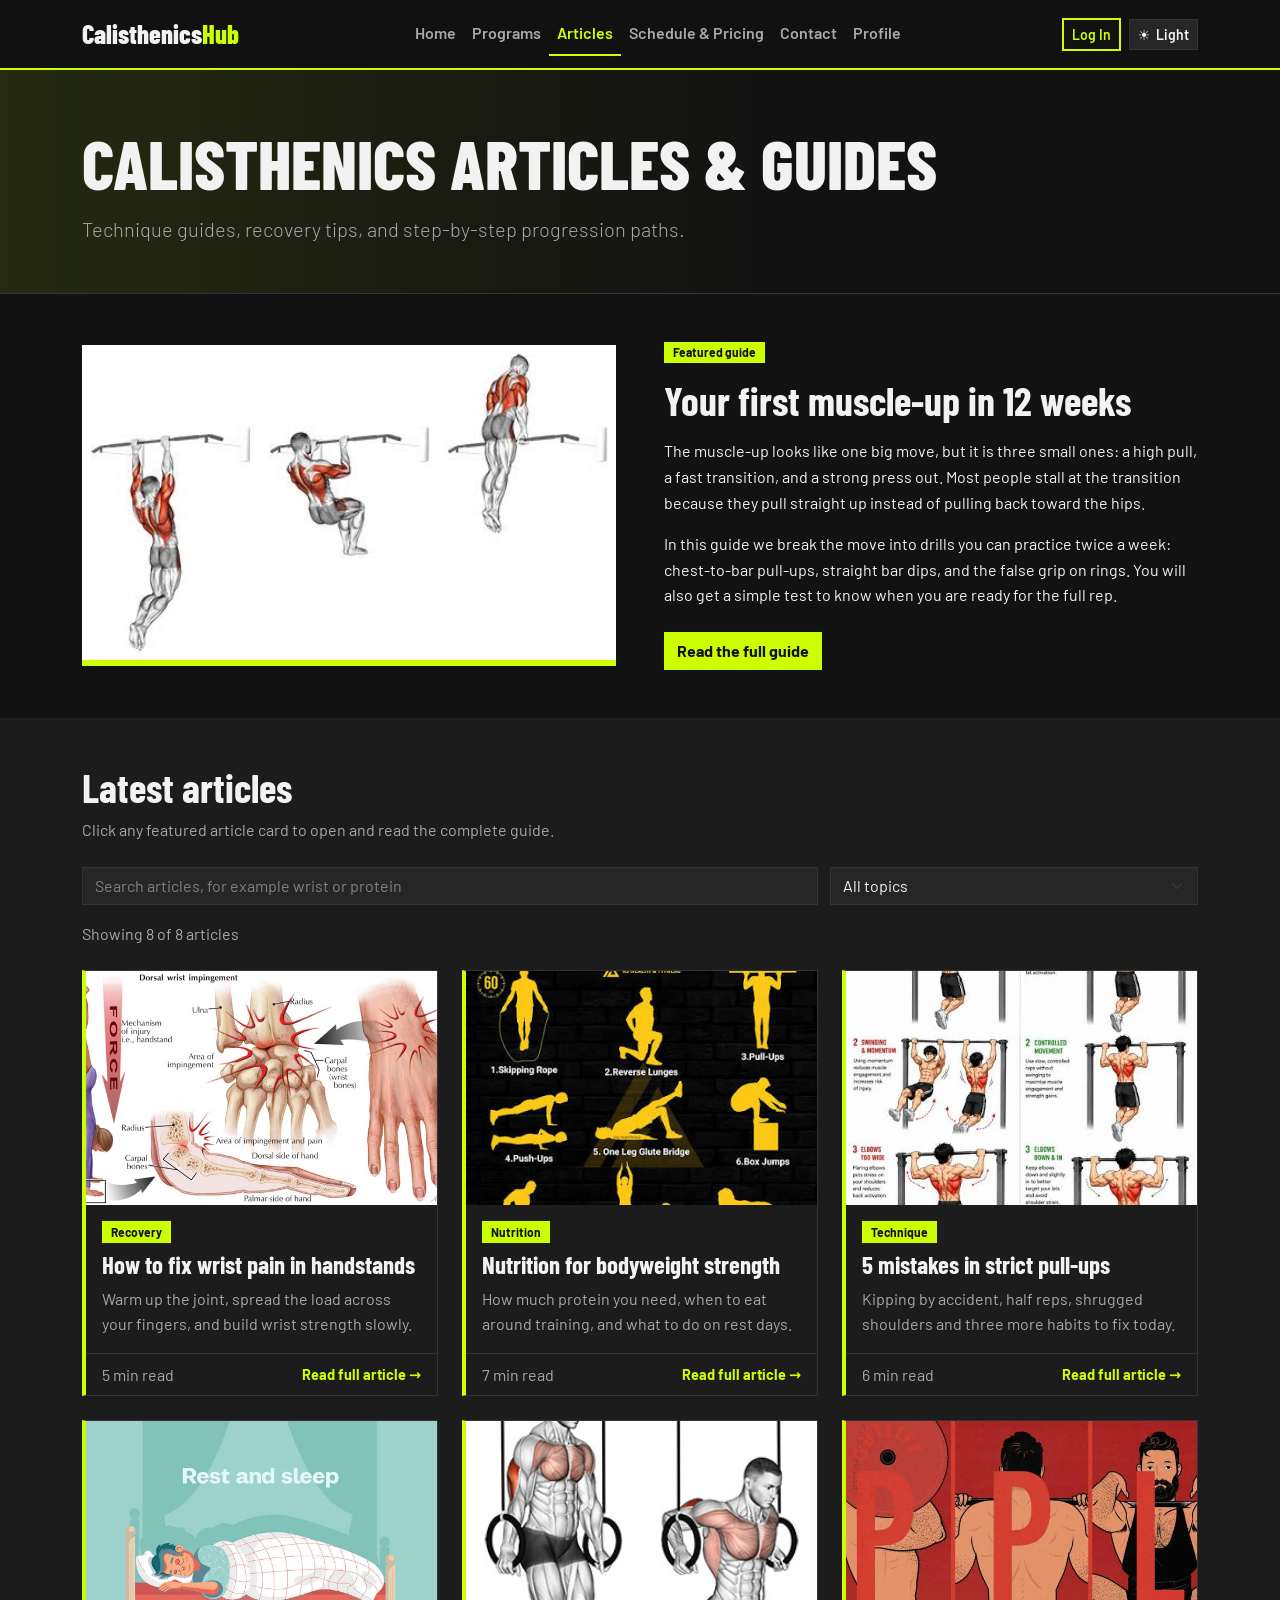
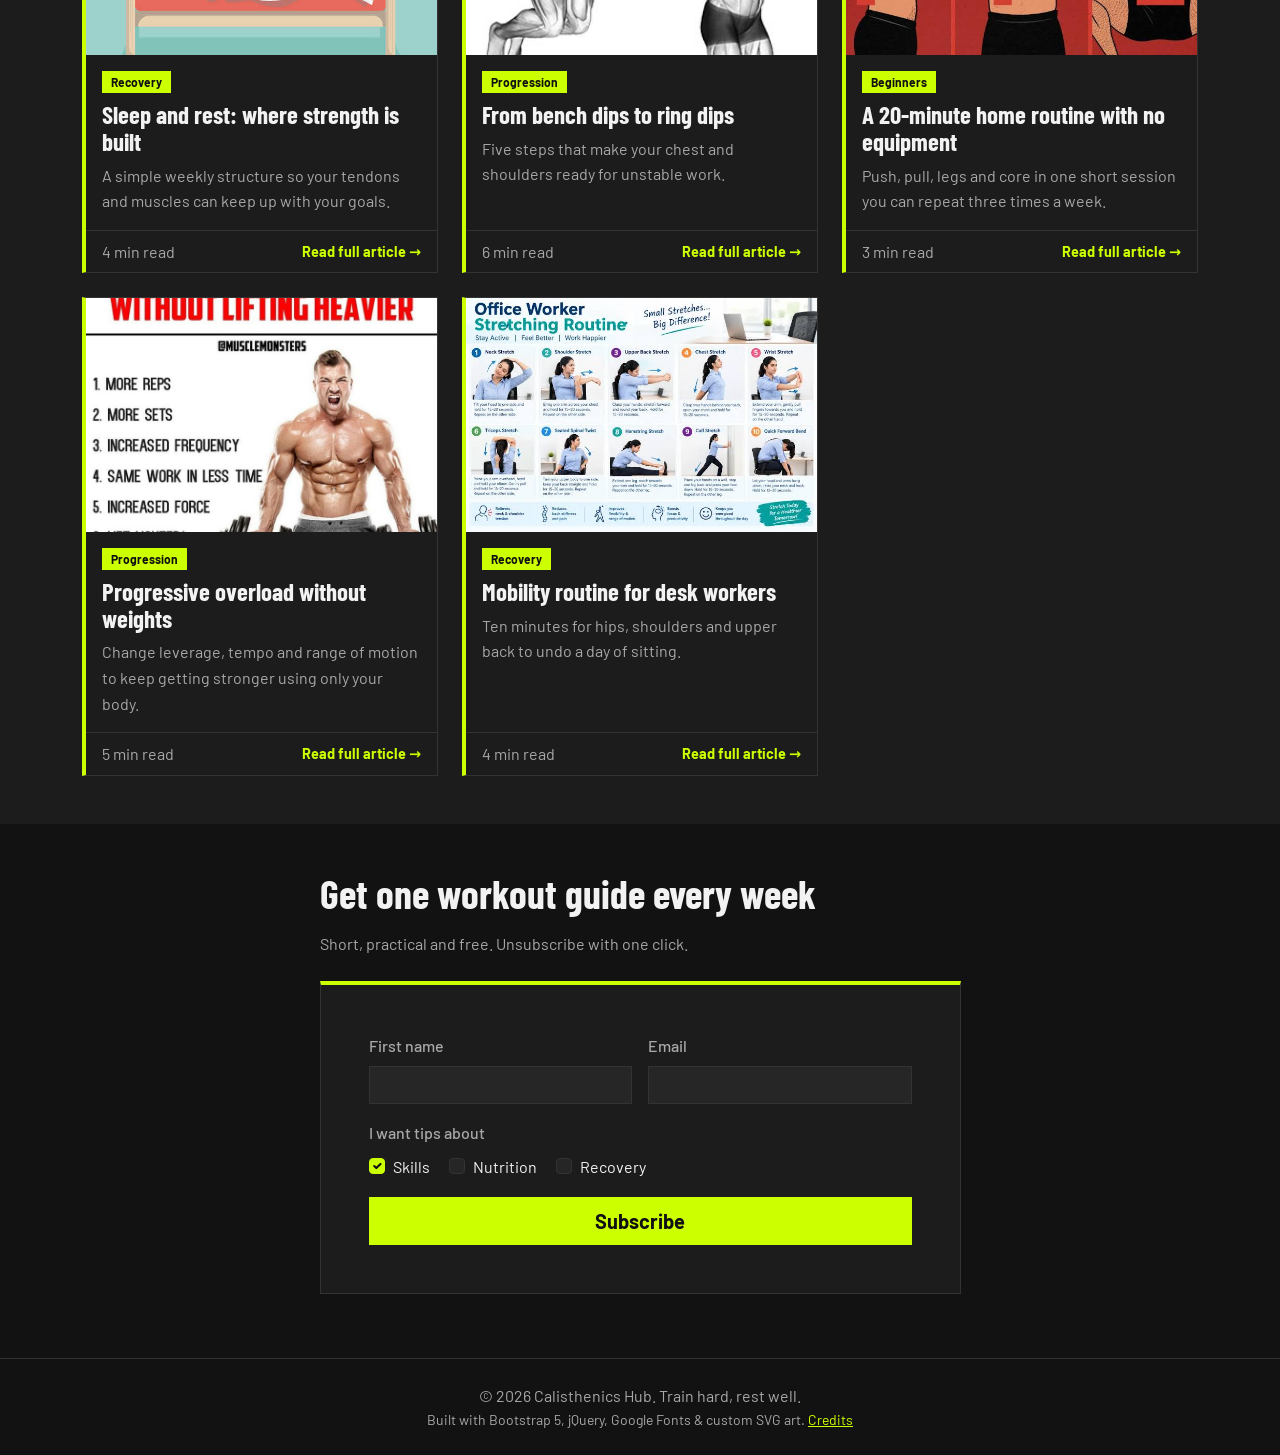
<file: blog.html>
<html>
<!DOCTYPE html>
<html lang="en" data-theme="dark">
<head>
  <meta charset="UTF-8">
  <meta name="viewport" content="width=device-width, initial-scale=1.0">
  <title>Articles | Calisthenics Hub</title>
  <link rel="icon" type="image/svg+xml" href="images/favicon.svg">

  <link rel="preconnect" href="https://fonts.googleapis.com">
  <link rel="preconnect" href="https://fonts.gstatic.com" crossorigin>
  <link href="https://fonts.googleapis.com/css2?family=Barlow+Condensed:wght@600;700;800&family=Barlow:wght@400;500;600&display=swap" rel="stylesheet">
  <link href="https://cdn.jsdelivr.net/npm/bootstrap@5.3.3/dist/css/bootstrap.min.css" rel="stylesheet">
  <link rel="stylesheet" href="css/style.css">
</head>
<body>

  <!-- SHARED NAVBAR -->
  <header>
    <nav class="navbar navbar-expand-lg sticky-top">
      <div class="container">
        <a class="navbar-brand" href="index.html">Calisthenics<span>Hub</span></a>
        <button class="navbar-toggler" type="button" data-bs-toggle="collapse"
                data-bs-target="#mainNav" aria-controls="mainNav"
                aria-expanded="false" aria-label="Toggle navigation">
          <span class="navbar-toggler-icon"></span>
        </button>

        <div class="collapse navbar-collapse" id="mainNav">
          <ul class="navbar-nav mx-auto text-center">
            <li class="nav-item"><a class="nav-link" href="index.html">Home</a></li>
            <li class="nav-item"><a class="nav-link" href="index.html#programs">Programs</a></li>
            <li class="nav-item"><a class="nav-link active" href="blog.html" aria-current="page">Articles</a></li>
            <li class="nav-item"><a class="nav-link" href="programs-table.html">Schedule &amp; Pricing</a></li>
            <li class="nav-item"><a class="nav-link" href="index.html#contact">Contact</a></li>
            <li class="nav-item"><a class="nav-link" href="profile.html">Profile</a></li>
          </ul>
          <div class="nav-controls d-flex align-items-center justify-content-center gap-2 mt-3 mt-lg-0">
            <div id="navAuthSlot" class="d-flex align-items-center gap-2"></div>
            <button type="button" class="btn btn-theme-toggle btn-sm" id="themeToggle" aria-label="Switch to light mode" aria-pressed="false">
              <span class="theme-icon" aria-hidden="true">&#9728;</span>
              <span class="theme-label">Light</span>
            </button>
          </div>
        </div>
      </div>
    </nav>
  </header>

  <main>

    <!-- COMPACT HERO -->
    <section class="page-hero">
      <div class="container">
        <h1>Calisthenics Articles &amp; Guides</h1>
        <p class="lead">Technique guides, recovery tips, and step-by-step progression paths.</p>
      </div>
    </section>

    <!-- SECTION 1: FEATURED ARTICLE -->
    <section id="featured" class="py-5">
      <div class="container">
        <article class="row align-items-center g-4 g-lg-5">
          <div class="col-12 col-lg-6">
            <img src="images/photo-2.jpg"
                 class="img-fluid about-img" alt="Athlete at the top of a bar during a muscle-up">
          </div>
          <div class="col-12 col-lg-6">
            <span class="badge badge-accent mb-3">Featured guide</span>
            <h2 class="section-title">Your first muscle-up in 12 weeks</h2>
            <p>
              The muscle-up looks like one big move, but it is three small ones: a high
              pull, a fast transition, and a strong press out. Most people stall at the
              transition because they pull straight up instead of pulling back toward the hips.
            </p>
            <p>
              In this guide we break the move into drills you can practice twice a week:
              chest-to-bar pull-ups, straight bar dips, and the false grip on rings. You
              will also get a simple test to know when you are ready for the full rep.
            </p>
            <button type="button" id="readFeaturedBtn" class="btn btn-accent mt-2">Read the full guide</button>
          </div>
        </article>
      </div>
    </section>

    <!-- SECTION 2: ARTICLE CARDS -->
    <section id="articles" class="py-5 band">
      <div class="container">
        <h2 class="section-title mb-2">Latest articles</h2>
        <p class="section-lead">Click any featured article card to open and read the complete guide.</p>

        <div class="article-tools">
          <div>
            <label for="articleSearch" class="visually-hidden">Search articles</label>
            <input type="search" id="articleSearch" class="form-control" placeholder="Search articles, for example wrist or protein">
          </div>
          <div>
            <label for="articleCategory" class="visually-hidden">Filter by topic</label>
            <select id="articleCategory" class="form-select"><option value="all">All topics</option></select>
          </div>
        </div>
        <p id="articleCount" class="section-lead" aria-live="polite"></p>
        <div class="row row-cols-1 row-cols-md-2 row-cols-lg-3 g-4" id="articleGrid"></div>
        <div id="articleEmpty" class="result-box mt-3" hidden><h3>No articles found</h3><p class="mb-0">Try another word or choose "All topics".</p></div>
      </div>
    </section>

    <!-- SECTION 3: NEWSLETTER FORM -->
    <section id="newsletter" class="py-5">
      <div class="container">
        <div class="row justify-content-center">
          <div class="col-12 col-md-10 col-lg-7">
            <h2 class="section-title">Get one workout guide every week</h2>
            <p class="section-lead">Short, practical and free. Unsubscribe with one click.</p>

            <form id="newsletterForm" class="contact-form p-4 p-md-5" action="#" method="post" novalidate>
              <div class="row g-3">
                <div class="col-12 col-md-6">
                  <label for="nlName" class="form-label">First name</label>
                  <input type="text" class="form-control" id="nlName" name="name" required>
                </div>
                <div class="col-12 col-md-6">
                  <label for="nlEmail" class="form-label">Email</label>
                  <input type="email" class="form-control" id="nlEmail" name="email" required>
                </div>
                <fieldset class="col-12">
                  <legend class="form-label fs-6">I want tips about</legend>
                  <div class="form-check form-check-inline">
                    <input class="form-check-input" type="checkbox" id="topicSkills" name="topics" value="skills" checked>
                    <label class="form-check-label" for="topicSkills">Skills</label>
                  </div>
                  <div class="form-check form-check-inline">
                    <input class="form-check-input" type="checkbox" id="topicNutrition" name="topics" value="nutrition">
                    <label class="form-check-label" for="topicNutrition">Nutrition</label>
                  </div>
                  <div class="form-check form-check-inline">
                    <input class="form-check-input" type="checkbox" id="topicRecovery" name="topics" value="recovery">
                    <label class="form-check-label" for="topicRecovery">Recovery</label>
                  </div>
                </fieldset>
                <div class="col-12">
                  <button type="submit" class="btn btn-accent btn-lg w-100">Subscribe</button>
                </div>
              </div>
            </form>
          </div>
        </div>
      </div>
    </section>

  </main>

  <!-- Full Article / Guide Modal -->
  <div class="modal fade" id="articleModal" tabindex="-1" aria-labelledby="articleModalTitle" aria-hidden="true">
    <div class="modal-dialog modal-lg modal-dialog-centered modal-dialog-scrollable">
      <div class="modal-content">
        <div class="modal-header">
          <div>
            <span class="badge badge-accent mb-2" id="articleModalBadge">Guide</span>
            <h2 class="modal-title" id="articleModalTitle">Article Title</h2>
          </div>
          <button type="button" class="btn-close" data-bs-dismiss="modal" aria-label="Close"></button>
        </div>
        <div class="modal-body" id="articleModalBody"></div>
        <div class="modal-footer border-top-0">
          <button type="button" class="btn btn-outline-accent" data-bs-dismiss="modal">Close</button>
        </div>
      </div>
    </div>
  </div>

  <!-- SHARED FOOTER -->
  <footer class="site-footer text-center py-4">
    <p class="mb-0">&copy; 2026 Calisthenics Hub. Train hard, rest well.</p>
    <p class="mb-0 small">Built with Bootstrap 5, jQuery, Google Fonts &amp; custom SVG art. <a href="index.html#credits">Credits</a></p>
  </footer>

  <script src="https://code.jquery.com/jquery-3.7.1.min.js"></script>
  <script src="https://cdn.jsdelivr.net/npm/bootstrap@5.3.3/dist/js/bootstrap.bundle.min.js"></script>
  <script src="js/script.js"></script>
</body>
</html>
</file>
<file: css/style.css>
/* ==========================================================
   Calisthenics Hub, css/style.css
   Loaded AFTER Bootstrap so these rules override it cleanly.
   Supports Dark (default) and Light modes via CSS variables.
   ========================================================== */

/* ---------- Design tokens (Dark Mode Default) ---------- */
:root {
  --bg: #121212;
  --surface: #1c1c1c;
  --surface-2: #262626;
  --text: #f2f2f2;
  --muted: #a8a8a8;
  --border: #333333;
  --accent: #ccff00;
  --accent-dark: #a8d400;
  --accent-btn-bg: #ccff00;
  --accent-btn-hover: #a8d400;
  --accent-btn-text: #111111;
  --nav-bg: rgba(18, 18, 18, 0.96);
  --hero-overlay-1: rgba(18, 18, 18, 0.95);
  --hero-overlay-2: rgba(18, 18, 18, 0.72);
  --card-bg-3d: linear-gradient(135deg, #1b1b1b 0%, #0d0d0d 55%, #232a0c 100%);
  --card-text-3d: #f2f2f2;
  --error: #ff6b6b;
  --font-display: "Barlow Condensed", "Arial Narrow", Impact, sans-serif;
  --font-body: "Barlow", system-ui, -apple-system, "Segoe UI", sans-serif;

  /* Override Bootstrap CSS variables */
  --bs-body-bg: var(--bg);
  --bs-body-color: var(--text);
  --bs-body-font-family: var(--font-body);
  --bs-border-color: var(--border);
  --bs-form-invalid-color: var(--error);
  --bs-form-invalid-border-color: var(--error);
}

/* ---------- Light Mode Tokens ---------- */
[data-theme="light"] {
  --bg: #f5f7f2;
  --surface: #ffffff;
  --surface-2: #eaefe3;
  --text: #181c14;
  --muted: #4f5847;
  --border: #cfd8c3;
  --accent: #3f6e00;          /* High-contrast sporty lime-green for text/borders */
  --accent-dark: #2f5300;
  --accent-btn-bg: #ccff00;   /* Signature electric lime CTA buttons */
  --accent-btn-hover: #b8e600;
  --accent-btn-text: #111111;
  --nav-bg: rgba(255, 255, 255, 0.96);
  --hero-overlay-1: rgba(245, 247, 242, 0.95);
  --hero-overlay-2: rgba(245, 247, 242, 0.78);
  --card-bg-3d: linear-gradient(135deg, #1b2016 0%, #10140d 60%, #2b3a08 100%);
  --card-text-3d: #f4f7ef;
  --error: #c92a2a;
}

/* ---------- Base ---------- */
html { scroll-behavior: smooth; }

body {
  background-color: var(--bg);
  color: var(--text);
  font-family: var(--font-body);
  line-height: 1.6;
  overflow-x: hidden;
  transition: background-color 0.25s ease, color 0.25s ease;
}

section[id] { scroll-margin-top: 76px; }

h1, h2, h3, h4 {
  font-family: var(--font-display);
  font-weight: 700;
  line-height: 1.08;
}

a { color: var(--accent); }
a:hover { color: var(--accent-dark); }

a:focus-visible,
button:focus-visible,
input:focus-visible,
select:focus-visible,
textarea:focus-visible,
[tabindex]:focus-visible {
  outline: 3px solid var(--accent);
  outline-offset: 2px;
}

.section-title { font-size: clamp(2rem, 4vw, 2.5rem); margin-bottom: 1rem; }
.section-subtitle { font-size: 1.8rem; color: var(--accent); }
.section-lead { color: var(--muted); margin-bottom: 1.5rem; }
.text-muted-custom { color: var(--muted); }
.band { background-color: var(--surface); }

/* ---------- Navbar ---------- */
.navbar {
  background-color: var(--nav-bg);
  border-bottom: 2px solid var(--accent);
  backdrop-filter: blur(8px);
}
.navbar-brand {
  font-family: var(--font-display);
  font-size: 1.65rem;
  font-weight: 800;
  color: var(--text);
}
.navbar-brand:hover { color: var(--text); }
.navbar-brand span { color: var(--accent); }

.navbar .nav-link {
  color: var(--muted);
  font-weight: 600;
  padding: 0.5rem 0.85rem;
  white-space: nowrap;
}
.navbar .nav-link:hover,
.navbar .nav-link:focus { color: var(--accent); }
.navbar .nav-link.active {
  color: var(--accent);
  border-bottom: 2px solid var(--accent);
}
@media (max-width: 991.98px) {
  .navbar .nav-link.active {
    border-bottom: 0;
    border-left: 3px solid var(--accent);
    padding-left: 0.75rem;
  }
}

.navbar-toggler { border-color: var(--accent); }
.navbar-toggler:focus { box-shadow: 0 0 0 3px rgba(204, 255, 0, 0.4); }
.navbar-toggler-icon {
  background-image: url("data:image/svg+xml,%3csvg xmlns='http://www.w3.org/2000/svg' viewBox='0 0 30 30'%3e%3cpath stroke='%23ccff00' stroke-linecap='round' stroke-miterlimit='10' stroke-width='2.5' d='M4 7h22M4 15h22M4 23h22'/%3e%3c/svg%3e");
}
[data-theme="light"] .navbar-toggler-icon {
  background-image: url("data:image/svg+xml,%3csvg xmlns='http://www.w3.org/2000/svg' viewBox='0 0 30 30'%3e%3cpath stroke='%233f6e00' stroke-linecap='round' stroke-miterlimit='10' stroke-width='2.5' d='M4 7h22M4 15h22M4 23h22'/%3e%3c/svg%3e");
}

.nav-user-badge {
  font-size: 0.85rem;
  font-weight: 600;
  color: var(--text);
  background-color: var(--surface-2);
  border: 1px solid var(--border);
  padding: 0.25rem 0.6rem;
}

.btn-theme-toggle {
  display: inline-flex;
  align-items: center;
  gap: 0.35rem;
  background-color: var(--surface-2);
  color: var(--text);
  border: 1px solid var(--border);
  border-radius: 0;
  font-weight: 600;
}
.btn-theme-toggle:hover {
  border-color: var(--accent);
  color: var(--accent);
}

/* ---------- Buttons ---------- */
.btn { border-radius: 0; transition: transform 0.15s ease, background-color 0.2s ease, color 0.2s ease; }
.btn:hover { transform: translateY(-2px); }

.btn-accent {
  background-color: var(--accent-btn-bg);
  border-color: var(--accent-btn-bg);
  color: var(--accent-btn-text);
  font-weight: 700;
}
.btn-accent:hover,
.btn-accent:focus {
  background-color: var(--accent-btn-hover);
  border-color: var(--accent-btn-hover);
  color: var(--accent-btn-text);
}

.btn-outline-accent {
  border: 2px solid var(--accent);
  color: var(--accent);
  font-weight: 600;
  background-color: transparent;
}
.btn-outline-accent:hover,
.btn-outline-accent:focus {
  background-color: var(--accent);
  border-color: var(--accent);
  color: #ffffff;
}
[data-theme="dark"] .btn-outline-accent:hover,
[data-theme="dark"] .btn-outline-accent:focus {
  color: #111111;
}

.btn-link-muted {
  color: var(--muted);
  text-decoration: underline;
  border: 0;
  background: transparent;
}
.btn-link-muted:hover { color: var(--accent); transform: none; }

/* ---------- Hero ---------- */
.hero {
  min-height: 85vh;
  background:
    linear-gradient(90deg, var(--hero-overlay-1) 35%, var(--hero-overlay-2)),
    url("https://picsum.photos/seed/calisthenics-hero/1600/900") center / cover no-repeat;
}
.hero-title {
  font-size: clamp(2.8rem, 8vw, 5.5rem);
  font-weight: 800;
  text-transform: uppercase;
}
.hero-subtitle { color: var(--muted); max-width: 36rem; }

/* ---------- 3D Interactive Club Membership Card ---------- */
.hero-card-scene {
  perspective: 1100px;
  max-width: 460px;
  width: 100%;
}

.club-card-3d {
  position: relative;
  background: var(--card-bg-3d);
  color: var(--card-text-3d);
  border: 2px solid #ccff00;
  padding: 1.5rem;
  min-height: 290px;
  display: flex;
  flex-direction: column;
  justify-content: space-between;
  transform-style: preserve-3d;
  transition: transform 0.14s ease-out, box-shadow 0.25s ease;
  box-shadow: 0 22px 45px rgba(0, 0, 0, 0.45), 0 0 25px rgba(204, 255, 0, 0.16);
  overflow: hidden;
  cursor: pointer;
}

.club-card-glare {
  position: absolute;
  inset: 0;
  pointer-events: none;
  background: radial-gradient(circle at 50% 50%, rgba(204, 255, 0, 0.22), transparent 62%);
  opacity: 0;
  transition: opacity 0.2s ease;
}
.hero-card-scene:hover .club-card-glare { opacity: 1; }

.club-card-top,
.club-card-center,
.club-card-bottom {
  position: relative;
  z-index: 2;
}

.club-card-top {
  display: flex;
  justify-content: space-between;
  align-items: center;
  font-size: 0.78rem;
  letter-spacing: 0.1em;
  font-weight: 700;
  transform: translateZ(20px);
}
.club-chip {
  background-color: #ccff00;
  color: #111111;
  padding: 0.2rem 0.55rem;
}
.club-tag { color: #ccff00; }

.club-card-center {
  text-align: center;
  margin: 1.25rem 0 0.75rem;
  transform: translateZ(40px);
}

.club-title-wrap {
  font-family: var(--font-display);
  font-size: clamp(2rem, 8vw, 3.3rem);
  font-weight: 800;
  letter-spacing: 0.05em;
  line-height: 1;
  color: #ffffff;
  display: inline-flex;
  align-items: flex-start;
  justify-content: center;
}

.club-t-slot {
  position: relative;
  display: inline-block;
  color: #ccff00;
}

/* Animated SVG Pull-up Person hanging on the letter T */
.svg-pullup {
  position: absolute;
  top: 0.12em;
  left: 50%;
  transform: translateX(-50%);
  width: 1.05em;
  height: 1.05em;
  color: #ccff00;
  pointer-events: none;
}

.anim-pullup-body {
  animation: pullupMotion 1.9s ease-in-out infinite;
  transform-origin: center top;
}

.club-card-sub {
  font-size: 0.78rem;
  letter-spacing: 0.22em;
  color: #b8c4a6;
  margin-top: 0.45rem;
}

.club-card-bottom {
  display: flex;
  justify-content: space-between;
  align-items: flex-end;
  gap: 1rem;
  padding-top: 0.75rem;
  border-top: 1px solid rgba(204, 255, 0, 0.25);
  transform: translateZ(25px);
}

.club-athlete {
  display: flex;
  flex-direction: column;
  align-items: center;
  gap: 0.2rem;
  color: #ccff00;
  font-size: 0.7rem;
  letter-spacing: 0.12em;
  font-weight: 700;
}
.svg-athlete { width: 68px; height: 42px; color: #ccff00; }

.anim-pushup {
  animation: pushupMotion 1.8s ease-in-out infinite;
  transform-origin: 16px 38px;
}
.anim-squat {
  animation: squatMotion 1.7s ease-in-out infinite;
  transform-origin: 35px 48px;
}

@keyframes pullupMotion {
  0%, 100% { transform: translateY(6px); }
  50% { transform: translateY(-4px); }
}
@keyframes pushupMotion {
  0%, 100% { transform: rotate(0deg) translateY(0); }
  50% { transform: rotate(6deg) translateY(3px); }
}
@keyframes squatMotion {
  0%, 100% { transform: scaleY(1) translateY(0); }
  50% { transform: scaleY(0.84) translateY(7px); }
}

/* ---------- About & Cards ---------- */
.about-img {
  width: 100%;
  border-bottom: 6px solid var(--accent);
  object-fit: cover;
}

.card {
  background-color: var(--surface);
  border: 1px solid var(--border);
  border-left: 4px solid var(--accent);
  border-radius: 0;
  color: var(--text);
  transition: transform 0.2s ease, border-color 0.2s ease;
}
.card:hover { border-color: var(--accent); }
.card-text { font-size: 1.08rem; }
.card-footer {
  background-color: transparent;
  border-top: 1px solid var(--border);
  color: var(--muted);
}

/* ---------- Accordion ---------- */
.accordion {
  --bs-accordion-bg: var(--surface);
  --bs-accordion-color: var(--text);
  --bs-accordion-border-color: var(--border);
  --bs-accordion-btn-bg: var(--surface);
  --bs-accordion-btn-color: var(--text);
  --bs-accordion-active-bg: var(--surface-2);
  --bs-accordion-active-color: var(--accent);
  --bs-accordion-btn-focus-box-shadow: 0 0 0 3px rgba(204, 255, 0, 0.4);
  --bs-accordion-border-radius: 0;
  --bs-accordion-inner-border-radius: 0;
}
.accordion-button { font-weight: 600; }
.accordion-button::after { filter: invert(1) brightness(1.5); }
[data-theme="light"] .accordion-button::after { filter: none; }
.accordion-button:not(.collapsed)::after {
  filter: invert(86%) sepia(86%) saturate(900%) hue-rotate(20deg);
}
[data-theme="light"] .accordion-button:not(.collapsed)::after {
  filter: brightness(0.45) sepia(1) hue-rotate(45deg) saturate(4);
}

/* ---------- Forms & Inputs ---------- */
.contact-form {
  background-color: var(--surface);
  border: 1px solid var(--border);
  border-top: 4px solid var(--accent);
}
.form-label { color: var(--muted); font-weight: 500; }
.form-control,
.form-select {
  background-color: var(--surface-2);
  border: 1px solid var(--border);
  border-radius: 0;
  color: var(--text);
}
.form-control[readonly] {
  background-color: var(--bg);
  color: var(--accent);
  border-color: var(--accent);
}
.form-control::placeholder { color: var(--muted); opacity: 0.7; }
.form-control:focus,
.form-select:focus {
  background-color: var(--surface-2);
  border-color: var(--accent);
  box-shadow: 0 0 0 3px rgba(204, 255, 0, 0.25);
  color: var(--text);
}

.selected-program-box {
  background-color: var(--surface-2);
  border-left: 4px solid var(--accent);
  padding: 0.75rem 1rem;
  font-size: 0.95rem;
}

.field-error { color: var(--error); font-size: 0.9rem; margin-top: 0.35rem; }
.form-control.is-invalid, .form-select.is-invalid { background-color: var(--surface-2); }
.form-success {
  background-color: rgba(204, 255, 0, 0.14);
  border: 1px solid var(--accent);
  border-left-width: 6px;
  color: var(--text);
  padding: 1rem 1.25rem;
  margin-bottom: 1rem;
}

/* ==================================================================
   PROGRAMS SECTION (Custom Mobile-First Media Queries + Location Tabs)
   ================================================================== */
.programs {
  background-color: var(--surface);
  padding: 2.5rem 1rem;
  border-top: 1px solid var(--border);
  border-bottom: 1px solid var(--border);
}
.programs-header { max-width: 1320px; margin-inline: auto; }
.programs-title { font-size: 2rem; text-align: left; margin: 0 0 0.5rem; }
.programs-intro { color: var(--muted); margin: 0 0 1.25rem; }

.location-tabs {
  display: flex;
  flex-wrap: wrap;
  gap: 0.75rem;
  margin-bottom: 1.75rem;
}

.location-btn {
  display: inline-flex;
  align-items: center;
  gap: 0.5rem;
  padding: 0.7rem 1.35rem;
  background-color: var(--bg);
  color: var(--text);
  border: 2px solid var(--border);
  font-family: var(--font-display);
  font-size: 1.3rem;
  font-weight: 700;
  letter-spacing: 0.04em;
  text-transform: uppercase;
  cursor: pointer;
  transition: opacity 0.25s ease, transform 0.2s ease, border-color 0.25s ease, box-shadow 0.25s ease;
}
.location-btn.is-active {
  opacity: 1;
  border-color: var(--accent);
  background-color: var(--accent-btn-bg);
  color: var(--accent-btn-text);
  box-shadow: 0 0 16px rgba(204, 255, 0, 0.28);
}
.location-btn.is-dimmed {
  opacity: 0.45;
}
.location-btn.is-dimmed:hover {
  opacity: 0.85;
  border-color: var(--accent);
}

.rec-banner {
  display: flex;
  flex-wrap: wrap;
  justify-content: space-between;
  align-items: center;
  gap: 0.75rem;
  background-color: var(--surface-2);
  border: 1px solid var(--accent);
  border-left-width: 5px;
  padding: 0.85rem 1.15rem;
  margin-bottom: 1.25rem;
}

.programs-list {
  display: grid;
  grid-template-columns: 1fr;
  gap: 1rem;
}

.program-card {
  display: flex;
  flex-direction: column;
  justify-content: space-between;
  background-color: var(--bg);
  border: 1px solid var(--border);
  border-top: 4px solid var(--accent);
  padding: 1.25rem;
  transition: transform 0.2s ease, border-color 0.2s ease, box-shadow 0.2s ease;
}
.program-card:hover { transform: translateY(-4px); border-color: var(--accent); }
.program-card.is-recommended {
  box-shadow: 0 0 0 2px var(--accent);
  background-color: var(--surface-2);
}

.program-card h3 { font-size: 1.55rem; margin: 0.35rem 0 0.5rem; }
.program-card p { color: var(--muted); margin: 0 0 1rem; }
.program-top-row {
  display: flex;
  justify-content: space-between;
  align-items: center;
  gap: 0.5rem;
}
.program-price {
  font-family: var(--font-display);
  font-size: 1.35rem;
  font-weight: 800;
  color: var(--accent);
}
.program-meta {
  display: block;
  color: var(--accent);
  font-weight: 600;
  font-size: 0.9rem;
  margin-bottom: 1rem;
}
.program-actions {
  display: flex;
  flex-wrap: wrap;
  gap: 0.5rem;
}

@media (min-width: 768px) {
  .programs { padding: 4rem 2rem; }
  .programs-title { font-size: 3rem; text-align: center; }
  .programs-intro { text-align: center; }
  .location-tabs { justify-content: center; }
  .programs-list { grid-template-columns: repeat(2, 1fr); gap: 1.5rem; }
  .program-card { padding: 1.75rem; }
}

@media (min-width: 1280px) {
  .programs { padding: 5rem 4rem; }
  .programs-title { font-size: 3.8rem; }
  .programs-list {
    grid-template-columns: repeat(3, 1fr);
    gap: 2rem;
    max-width: 1320px;
    margin-inline: auto;
  }
}

/* ---------- Inner Page Hero ---------- */
.page-hero {
  padding: 3.5rem 0 3rem;
  border-bottom: 1px solid var(--border);
  background: linear-gradient(90deg, rgba(204, 255, 0, 0.1), transparent 60%), var(--bg);
}
.page-hero h1 {
  font-size: clamp(2.4rem, 7vw, 4.3rem);
  font-weight: 800;
  text-transform: uppercase;
  margin-bottom: 0.75rem;
}
.page-hero .lead { color: var(--muted); max-width: 44rem; margin-bottom: 0; }

.badge-accent {
  background-color: var(--accent-btn-bg);
  color: var(--accent-btn-text);
  font-weight: 700;
  border-radius: 0;
  padding: 0.4em 0.75em;
}

/* ---------- Tables (Schedule + Benchmarks) ---------- */
.schedule-table {
  --bs-table-bg: var(--surface);
  --bs-table-color: var(--text);
  --bs-table-border-color: var(--border);
  --bs-table-hover-bg: rgba(204, 255, 0, 0.12);
  --bs-table-hover-color: var(--text);
  min-width: 640px;
  margin-bottom: 0;
}
.schedule-table caption { color: var(--muted); caption-side: top; padding-top: 0; }
.schedule-table thead {
  --bs-table-bg: #111111;
  --bs-table-color: #ccff00;
  font-family: var(--font-display);
  font-size: 1.15rem;
  letter-spacing: 0.04em;
}
.schedule-table thead th { border-bottom: 2px solid var(--accent); padding: 0.9rem; }
.schedule-table tbody th { color: var(--accent); font-family: var(--font-display); font-size: 1.15rem; }
.schedule-table td { padding: 0.9rem; }
.slot-coach { display: block; color: var(--muted); font-size: 0.85rem; }
.slot-rest { color: var(--muted); opacity: 0.6; }
#benchmarkTable { min-width: 0; }

.form-check-input { background-color: var(--surface-2); border-color: var(--border); cursor: pointer; }
.form-check-input:checked { background-color: var(--accent-btn-bg); border-color: var(--accent); }
.form-check-input:checked[type="checkbox"] {
  background-image: url("data:image/svg+xml,%3csvg xmlns='http://www.w3.org/2000/svg' viewBox='0 0 20 20'%3e%3cpath fill='none' stroke='%23111' stroke-linecap='round' stroke-linejoin='round' stroke-width='3' d='m6 10 3 3 6-6'/%3e%3c/svg%3e");
}
.form-check-label { color: var(--text); }
fieldset legend { float: none; }

/* ---------- Pricing Cards ---------- */
.plan-card { position: relative; }
.plan-card h3 { font-size: 1.9rem; }
.price {
  font-family: var(--font-display);
  font-size: 2.7rem;
  font-weight: 800;
  color: var(--accent);
  margin: 0.5rem 0 1rem;
}
.plan-list li { padding: 0.5rem 0; border-top: 1px solid var(--border); color: var(--muted); }
.plan-featured { border: 2px solid var(--accent); background-color: var(--surface-2); }
@media (min-width: 992px) { .plan-featured { transform: translateY(-10px); } }

/* ---------- Result Box ---------- */
.result-box {
  background-color: var(--surface);
  border: 1px solid var(--border);
  border-top: 4px solid var(--accent);
  padding: 1.75rem;
}
.result-count { color: var(--muted); margin-bottom: 0.5rem; }
.result-count span { color: var(--accent); font-family: var(--font-display); font-size: 2.2rem; font-weight: 800; }
.result-box h3 { font-size: 2rem; }
.result-box p { color: var(--muted); }

/* ---------- Articles & Clickable Cards ---------- */
.article-tools { display: grid; grid-template-columns: 1fr; gap: 0.75rem; margin-bottom: 1rem; }
@media (min-width: 768px) { .article-tools { grid-template-columns: 2fr 1fr; } }

.blog-card .card-img-top { border-radius: 0; aspect-ratio: 3 / 2; object-fit: cover; }
.blog-card .card-title { font-size: 1.55rem; }
.blog-card .card-text { color: var(--muted); font-size: 1rem; }
.blog-card.is-clickable { cursor: pointer; }
.blog-card.is-clickable:hover { border-color: var(--accent); transform: translateY(-4px); }
.article-read-cta { color: var(--accent); font-weight: 700; font-size: 0.9rem; }

/* ---------- Profile, Membership, Saved Items & Silhouette ---------- */
.profile-panel {
  background-color: var(--surface);
  border: 1px solid var(--border);
  border-top: 4px solid var(--accent);
  padding: 1.75rem;
}
.profile-avatar {
  width: 3.5rem;
  height: 3.5rem;
  display: grid;
  place-items: center;
  background-color: var(--accent-btn-bg);
  color: var(--accent-btn-text);
  font-family: var(--font-display);
  font-size: 1.8rem;
  font-weight: 800;
}

.silhouette-box {
  background-color: var(--surface);
  border: 1px solid var(--border);
  border-top: 4px solid var(--accent);
  padding: 1.25rem;
}
.silhouette-stage {
  height: 230px;
  display: flex;
  align-items: center;
  justify-content: center;
  margin: 0.5rem 0;
}
.silhouette-svg {
  height: 100%;
  width: auto;
  color: var(--accent);
}
.sil-part { fill: currentColor; }
#silBodyGroup {
  transform-box: fill-box;
  transform-origin: center top;
  transition: transform 0.25s ease;
}

.calc-kcal {
  font-family: var(--font-display);
  font-size: clamp(2.8rem, 8vw, 4.2rem);
  font-weight: 800;
  color: var(--accent);
  line-height: 1;
  margin: 0.25rem 0 0.75rem;
}
.macro-card { background-color: var(--bg); border-top: 3px solid var(--accent); padding: 1rem; height: 100%; }
.macro-card h4 { font-size: 1.35rem; margin: 0; }
.macro-grams { font-family: var(--font-display); font-size: 2rem; font-weight: 700; margin: 0 0 0.4rem; }
.macro-card small { color: var(--muted); }

/* ---------- Workout Pet Widget ---------- */
.pet-widget {
  background-color: var(--bg);
  border: 1px solid var(--border);
  border-top: 4px solid var(--accent);
  padding: 1.5rem;
  max-width: 28rem;
  transition: box-shadow 0.3s ease;
}
.pet-widget[data-rank="S"],
.pet-widget[data-rank="SS"] { box-shadow: 0 0 28px rgba(204, 255, 0, 0.3); }
.pet-head { display: flex; align-items: center; gap: 1rem; }
.rank-badge {
  display: grid; place-items: center; flex: none;
  width: 3.5rem; height: 3.5rem;
  background-color: var(--accent-btn-bg); color: var(--accent-btn-text);
  font-family: var(--font-display); font-size: 2rem; font-weight: 800;
}
.pet-heading { font-size: 1.7rem; margin: 0; }
.pet-sub, .pet-xp { color: var(--muted); font-size: 0.95rem; }
.pet-btn {
  display: block; margin: 1rem auto;
  width: 7.5rem; height: 7.5rem; border-radius: 50%;
  background: transparent; border: 2px dashed var(--border);
  font-size: 4.2rem; line-height: 1; cursor: pointer;
  transition: border-color 0.2s ease, background-color 0.2s ease;
}
.pet-btn:hover, .pet-btn:focus-visible { border-color: var(--accent); background-color: rgba(204, 255, 0, 0.1); }
#petIcon { display: inline-block; }
.progress { height: 0.85rem; background-color: var(--surface-2); border-radius: 0; }
.progress-bar { background-color: var(--accent-btn-bg); transition: width 0.4s ease; }
.pet-actions { display: grid; grid-template-columns: repeat(2, 1fr); gap: 0.5rem; margin-top: 1rem; }
.pet-msg { min-height: 1.5rem; margin: 0.75rem 0 0; color: var(--accent); font-weight: 500; }
.pet-reset { background: none; border: 0; padding: 0; color: var(--muted); text-decoration: underline; }
.pet-reset:hover { color: var(--text); }

/* ---------- Modals ---------- */
.modal-content {
  background-color: var(--surface);
  border: 2px solid var(--accent);
  border-radius: 0;
  color: var(--text);
}
.modal-header { border-bottom: 1px solid var(--border); }
.modal-title { font-size: 1.9rem; }
.modal .btn-close { filter: invert(1); }
[data-theme="light"] .modal .btn-close { filter: none; }
.modal-rank { color: var(--muted); }
.modal-rank strong { color: var(--accent); font-size: 1.4rem; }
.stat-tile {
  display: flex; flex-direction: column; align-items: center; gap: 0.25rem;
  background-color: var(--bg); border-top: 3px solid var(--accent); padding: 1rem 0.5rem; text-align: center;
}
.stat-icon { font-size: 1.8rem; }
.stat-tile strong { font-family: var(--font-display); font-size: 2rem; color: var(--accent); }

/* ---------- Demo Notice & Credits ---------- */
.demo-notice {
  background-color: var(--surface);
  border: 1px solid var(--accent);
  border-left-width: 6px;
  padding: 1rem 1.25rem;
}

.credits-box {
  background-color: var(--surface);
  border: 1px solid var(--border);
  border-left: 4px solid var(--accent);
  padding: 1.5rem;
}
.credits-title { font-size: 1.5rem; margin-bottom: 0.75rem; }
.credits-list { color: var(--muted); padding-left: 1.2rem; }
.credits-list li { margin-bottom: 0.25rem; }

/* ---------- Footer ---------- */
.site-footer {
  border-top: 1px solid var(--border);
  color: var(--muted);
}

/* ---------- Reduced Motion ---------- */
@media (prefers-reduced-motion: reduce) {
  html { scroll-behavior: auto; }
  *, *::before, *::after {
    animation-duration: 0.01ms !important;
    animation-iteration-count: 1 !important;
    transition-duration: 0.01ms !important;
  }
  .btn:hover, .program-card:hover, .blog-card.is-clickable:hover { transform: none; }
}
</file>
